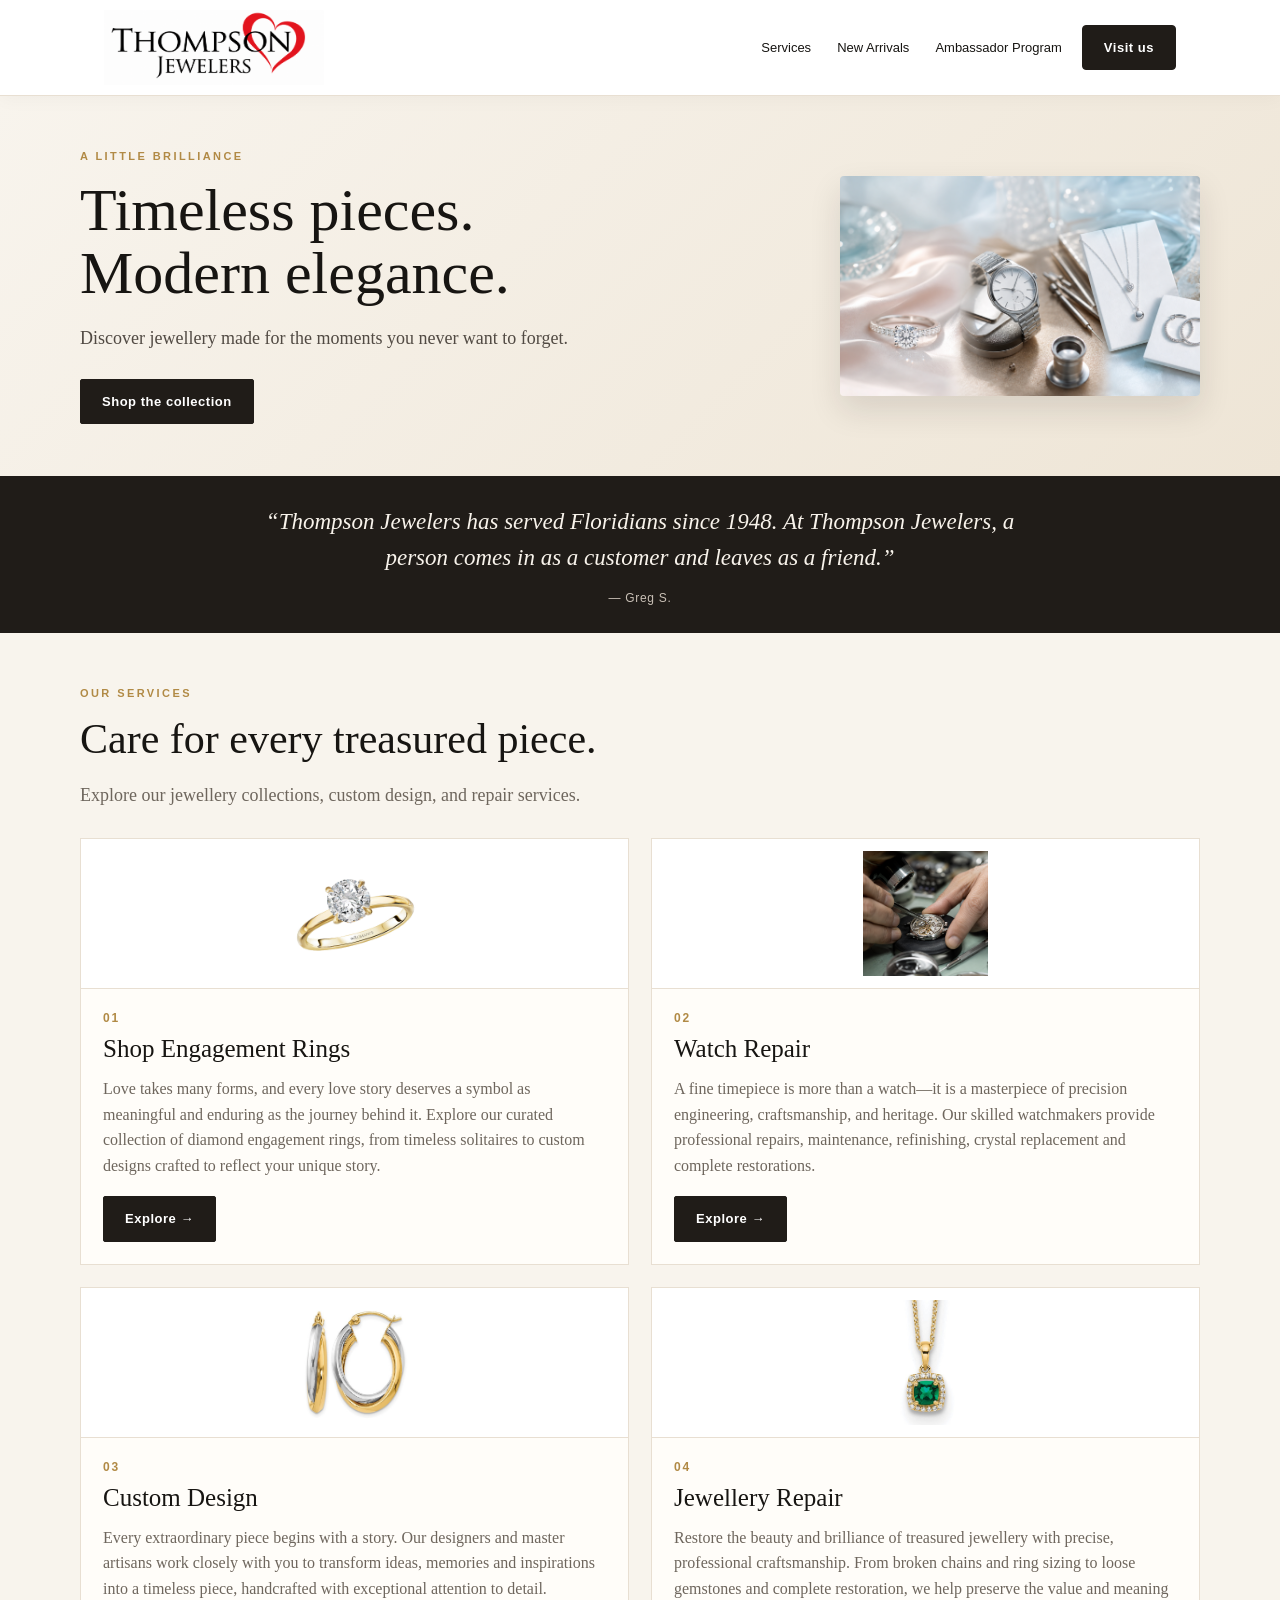
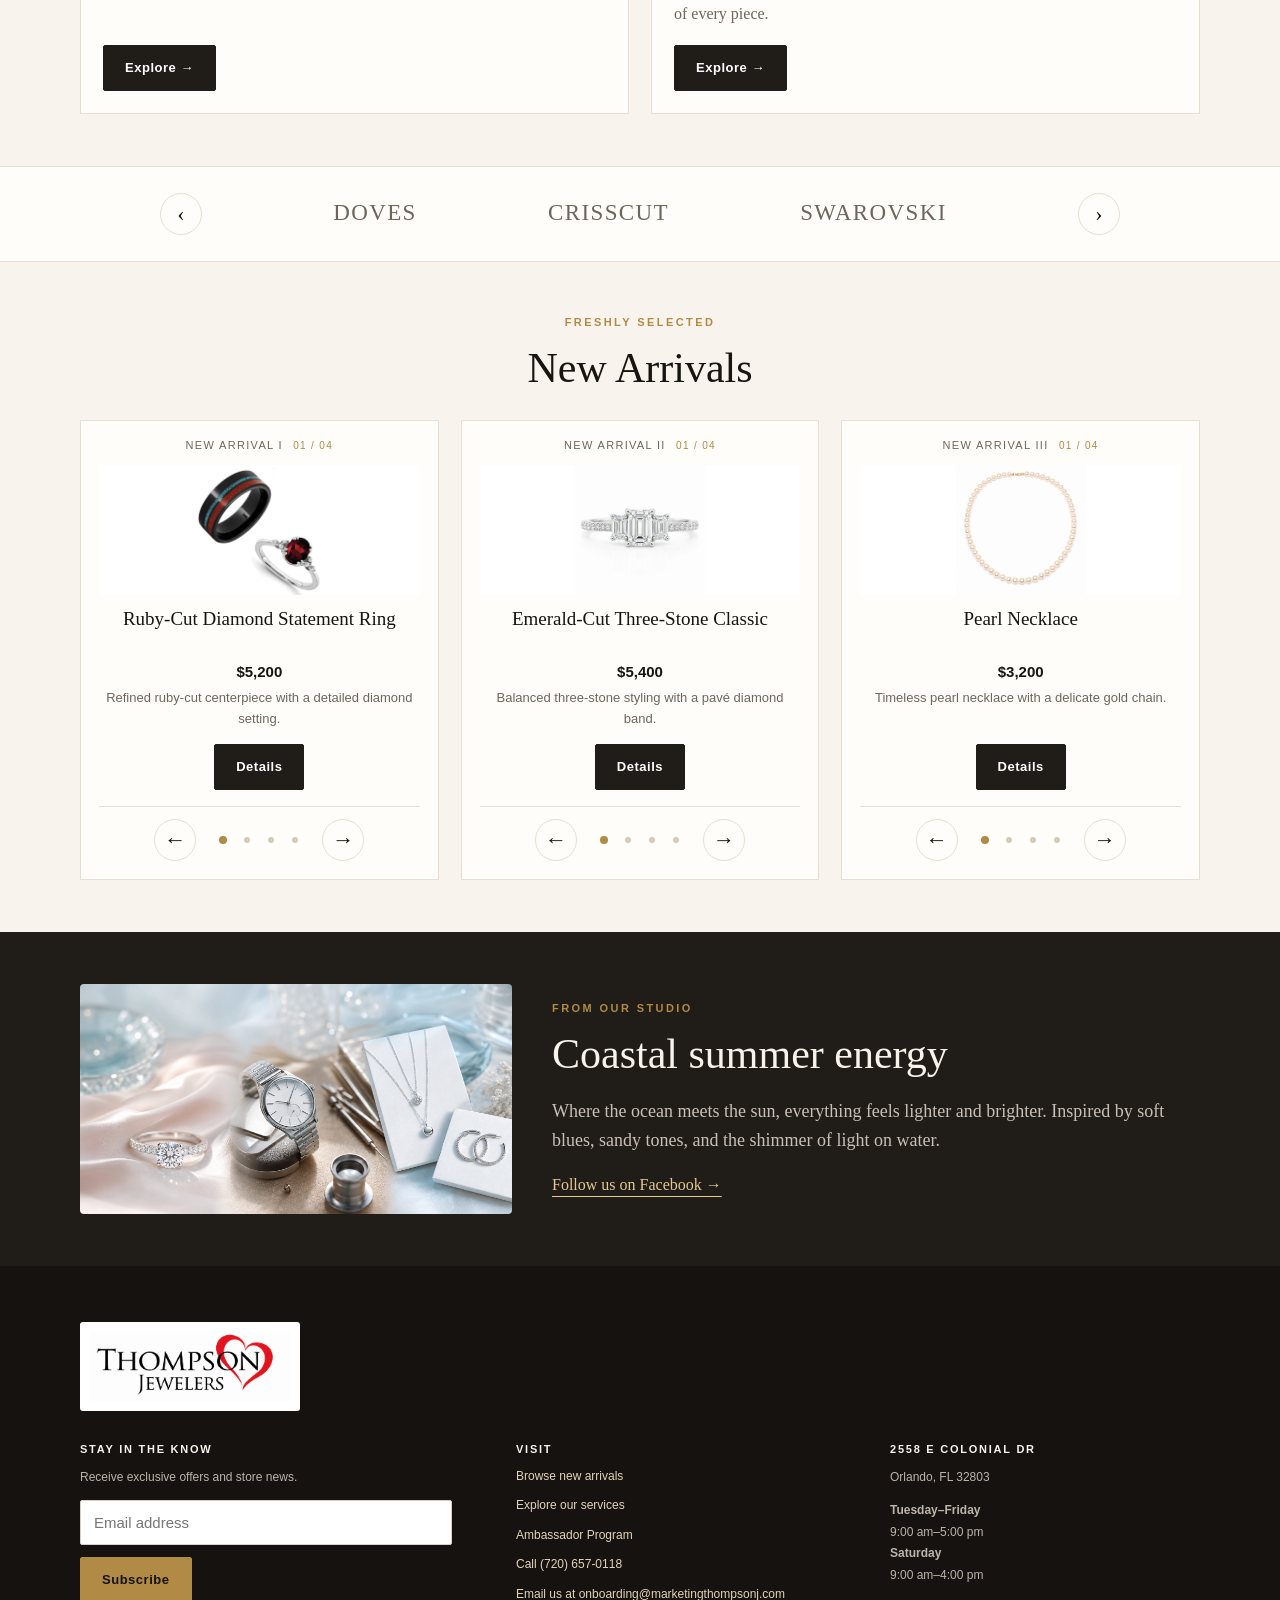
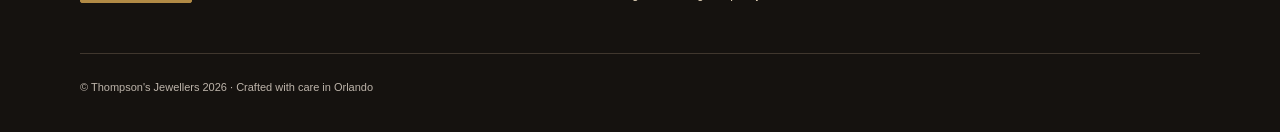
<file: index.html>
<!doctype html>
<html lang="en">
<head>
  <meta charset="utf-8">
  <meta name="viewport" content="width=device-width,initial-scale=1">
  <meta name="description" content="Engagement rings, custom design, watch repair and fine jewellery at 2558 E Colonial Dr, Orlando, FL 32803.">
  <title>Thompson's Jewellers | Orlando Fine Jewellery</title>
 <link rel="stylesheet" href="assets/site.css">
<script src="assets/site.js" defer></script>
</head>
<body id="top" data-page="store">
<a class="skip-link" href="#main">Skip to content</a>
<header class="nav" data-site-header>
  <noscript><a href="index.html">Thompson Jewellers</a><a href="thompsons-jewellers-ambassador.html">Ambassador Program</a></noscript>
</header>
  <main id="main">
    <section class="hero">
  <div class="hero-in">
    <div>
      <p class="eyebrow">A little brilliance</p>
      <h1>Timeless pieces.<br>Modern elegance.</h1>
      <p>Discover jewellery made for the moments you never want to forget.</p>
      <a class="btn" href="#arrivals">Shop the collection</a>
    </div>
    <div class="hero-card">
      <img class="store-hero-image" src="images/store-editorial.png" alt="Diamond rings, a silver watch, and delicate necklaces from our jewellery collection" width="1672" height="941" fetchpriority="high">
    </div>
  </div>
</section>
    <section class="testimonial dark" aria-label="Customer testimonial"><blockquote>“Thompson Jewelers has served Floridians since 1948. At Thompson Jewelers, a person comes in as a customer and leaves as a friend.”<cite>— Greg S.</cite></blockquote></section>
    <section class="section" id="services"><div class="section-in wide">
  <p class="eyebrow">Our services</p>
  <h2>Care for every treasured piece.</h2>
  <p class="lead">Explore our jewellery collections, custom design, and repair services.</p>
  <div class="service-grid">
      <article class="service card"><div class="servicePhoto" aria-hidden="true"><img class="serviceImage" loading="lazy" src="images/engagement-ring.jpg" alt="Diamond engagement ring"></div><div class="serviceCopy"><span class="number">01</span><h3>Shop Engagement Rings</h3><p>Love takes many forms, and every love story deserves a symbol as meaningful and enduring as the journey behind it. Explore our curated collection of diamond engagement rings, from timeless solitaires to custom designs crafted to reflect your unique story.</p><a class="btn" href="#contact">Explore →</a></div></article>
      <article class="service card"><div class="servicePhoto" aria-hidden="true"><img class="serviceImage" loading="lazy" src="images/watch-repair.png" alt="Watchmaker repairing a timepiece"></div><div class="serviceCopy"><span class="number">02</span><h3>Watch Repair</h3><p>A fine timepiece is more than a watch—it is a masterpiece of precision engineering, craftsmanship, and heritage. Our skilled watchmakers provide professional repairs, maintenance, refinishing, crystal replacement and complete restorations.</p><a class="btn" href="#contact">Explore →</a></div></article>
      <article class="service card"><div class="servicePhoto" aria-hidden="true"><img class="serviceImage" loading="lazy" src="images/two-tone-hoop-earrings.jpg" alt="Two-tone gold and silver hoop earrings"></div><div class="serviceCopy"><span class="number">03</span><h3>Custom Design</h3><p>Every extraordinary piece begins with a story. Our designers and master artisans work closely with you to transform ideas, memories and inspirations into a timeless piece, handcrafted with exceptional attention to detail.</p><a class="btn" href="#contact">Explore →</a></div></article>
      <article class="service card"><div class="servicePhoto" aria-hidden="true"><img class="serviceImage" loading="lazy" src="images/emerald-pendant.jpg" alt="Emerald pendant necklace"></div><div class="serviceCopy"><span class="number">04</span><h3>Jewellery Repair</h3><p>Restore the beauty and brilliance of treasured jewellery with precise, professional craftsmanship. From broken chains and ring sizing to loose gemstones and complete restoration, we help preserve the value and meaning of every piece.</p><a class="btn" href="#contact">Explore →</a></div></article>
    </div></div></section>
    <section class="brands" aria-label="Featured brands"><div class="brands-in"><button class="round-button" type="button" id="brandPrev" aria-label="Previous brands">‹</button><span class="brandName">DOVES</span><span class="brandName">CRISSCUT</span><span class="brandName">SWAROVSKI</span><button class="round-button" type="button" id="brandNext" aria-label="Next brands">›</button></div></section>
    <section class="section arrivals" id="arrivals"><div class="section-in wide"><p class="eyebrow">Freshly selected</p><h2>New Arrivals</h2><div class="productGrid" id="products">
<article class="product arrivalCard" data-card="0">
  <div class="arrivalLabel">New Arrival I <span class="arrivalCount" aria-live="polite">01 / 04</span></div>
  <div class="arrivalCarousel">
    <div class="arrivalSlide active" data-slide="0">
  <div class="productVisual has-image">
    <img src="images/new-arrival-01-ruby-stone.jpg" alt="Ruby Cut Diamond Statement Ring" loading="lazy">
  </div>
  <p>Ruby-Cut Diamond Statement Ring</p>
  <strong>$5,200</strong>
  <small>Refined ruby-cut centerpiece with a detailed diamond setting.</small>
  <a class="btn" href="#contact">Details</a>
</div><div class="arrivalSlide" data-slide="1">
  <div class="productVisual has-image">
    <img src="images/new-arrival-02-emerald-three-stone.png" alt="Emerald-Cut Three-Stone Ring" loading="lazy">
  </div>
  <p>Emerald-Cut Three-Stone Ring</p>
  <strong>$4,800</strong>
  <small>Elegant emerald-cut center stone with diamond side stones.</small>
  <a class="btn" href="#contact">Details</a>
</div><div class="arrivalSlide" data-slide="2">
  <div class="productVisual has-image">
    <img src="images/new-arrival-03-solitaire-side.jpg" alt="Classic Round Diamond Solitaire" loading="lazy">
  </div>
 <p>Classic Round Diamond Solitaire</p>
  <strong>$3,200</strong>
  <small>Round brilliant solitaire with a pavé diamond band.</small>
  <a class="btn" href="#contact">Details</a>
</div><div class="arrivalSlide" data-slide="3">
  <div class="productVisual has-image">
    <img src="images/new-arrival-04-emerald-display-front.jpg" alt="Emerald-Cut Trio Diamond Ring" loading="lazy">
  </div>
  <p>Emerald-Cut Trio Diamond Ring</p>
  <strong>$5,600</strong>
  <small>A striking three-stone design with emerald-cut diamonds.</small>
  <a class="btn" href="#contact">Details</a>
</div>
  </div>
  <div class="arrivalControls">
    <button type="button" class="arrivalPrev" aria-label="Previous product">←</button>
    <div class="arrivalDots" aria-label="Product selection">
      <button type="button" class="arrivalDot active" aria-label="Product 1"></button>
<button type="button" class="arrivalDot" aria-label="Product 2"></button>
<button type="button" class="arrivalDot" aria-label="Product 3"></button>
<button type="button" class="arrivalDot" aria-label="Product 4"></button>
    </div>
    <button type="button" class="arrivalNext" aria-label="Next product">→</button>
  </div>
</article>
<article class="product arrivalCard" data-card="1">
  <div class="arrivalLabel">New Arrival II <span class="arrivalCount" aria-live="polite">01 / 04</span></div>
  <div class="arrivalCarousel">
    <div class="arrivalSlide active" data-slide="0">
  <div class="productVisual has-image">
    <img src="images/new-arrival-05-emerald-three-stone-front.png" alt="Emerald-Cut Three-Stone Classic" loading="lazy">
  </div>
  <p>Emerald-Cut Three-Stone Classic</p>
  <strong>$5,400</strong>
  <small>Balanced three-stone styling with a pavé diamond band.</small>
  <a class="btn" href="#contact">Details</a>
</div><div class="arrivalSlide" data-slide="1">
  <div class="productVisual has-image">
    <img src="images/new-arrival-06-round-pave.jpg" alt="Round Brilliant Pavé Diamond Ring" loading="lazy">
  </div>
  <p>Round Brilliant Pavé Diamond Ring</p>
  <strong>$3,750</strong>
  <small>Round center diamond with a sparkling pavé-set band.</small>
  <a class="btn" href="#contact">Details</a>
</div><div class="arrivalSlide" data-slide="2">
  <div class="productVisual has-image">
    <img src="images/new-arrival-07-gold-flower-bracelet.jpg" alt="Gold Flower Bracelet" loading="lazy">
  </div>
  <p>Gold Flower Bracelet</p>
  <strong>$2,950</strong>
  <small>Elegant gold bracelet adorned with delicate flower motifs.</small>
  <a class="btn" href="#contact">Details</a>
</div><div class="arrivalSlide" data-slide="3">
  <div class="productVisual has-image">
    <img src="images/new-arrival-08-round-pave-up.jpg" alt="Round Brilliant Pavé Detail" loading="lazy">
  </div>
  <p>Round Brilliant Pavé Detail</p>
  <strong>$3,950</strong>
  <small>Close-up presentation of the round brilliant center and diamond band.</small>
  <a class="btn" href="#contact">Details</a>
</div>
  </div>
  <div class="arrivalControls">
    <button type="button" class="arrivalPrev" aria-label="Previous product">←</button>
    <div class="arrivalDots" aria-label="Product selection">
      <button type="button" class="arrivalDot active" aria-label="Product 1"></button>
<button type="button" class="arrivalDot" aria-label="Product 2"></button>
<button type="button" class="arrivalDot" aria-label="Product 3"></button>
<button type="button" class="arrivalDot" aria-label="Product 4"></button>
    </div>
    <button type="button" class="arrivalNext" aria-label="Next product">→</button>
  </div>
</article>
<article class="product arrivalCard" data-card="2">
  <div class="arrivalLabel">New Arrival III <span class="arrivalCount" aria-live="polite">01 / 04</span></div>
  <div class="arrivalCarousel">
    <div class="arrivalSlide active" data-slide="0">
  <div class="productVisual has-image">
    <img src="images/new-arrival-09-pearl-necklace.jpg" alt="Pearl Necklace" loading="lazy">
  </div>
  <p>Pearl Necklace</p>
  <strong>$3,200</strong>
  <small>Timeless pearl necklace with a delicate gold chain.</small>
  <a class="btn" href="#contact">Details</a>
</div><div class="arrivalSlide" data-slide="1">
  <div class="productVisual has-image">
    <img src="images/new-arrival-10-round-side.jpg" alt="Round Brilliant Diamond Profile" loading="lazy">
  </div>
  <p>Round Brilliant Diamond Profile</p>
  <strong>$4,200</strong>
  <small>Elegant side view showing the raised solitaire setting.</small>
  <a class="btn" href="#contact">Details</a>
</div><div class="arrivalSlide" data-slide="2">
  <div class="productVisual has-image">
    <img src="images/new-arrival-11-round-up.jpg" alt="Round Brilliant Diamond Setting" loading="lazy">
  </div>
  <p>Round Brilliant Diamond Setting</p>
  <strong>$4,350</strong>
  <small>Rear detail showing the raised setting and diamond-set shoulders.</small>
  <a class="btn" href="#contact">Details</a>
</div><div class="arrivalSlide" data-slide="3">
  <div class="productVisual has-image">
    <img src="images/new-arrival-12-round-solitaire.jpg" alt="Round Brilliant Pavé Solitaire" loading="lazy">
  </div>
  <p>Round Brilliant Pavé Solitaire</p>
  <strong>$3,900</strong>
  <small>Timeless round brilliant center with a diamond-set band.</small>
  <a class="btn" href="#contact">Details</a>
</div>
  </div>
  <div class="arrivalControls">
    <button type="button" class="arrivalPrev" aria-label="Previous product">←</button>
    <div class="arrivalDots" aria-label="Product selection">
      <button type="button" class="arrivalDot active" aria-label="Product 1"></button>
<button type="button" class="arrivalDot" aria-label="Product 2"></button>
<button type="button" class="arrivalDot" aria-label="Product 3"></button>
<button type="button" class="arrivalDot" aria-label="Product 4"></button>
    </div>
    <button type="button" class="arrivalNext" aria-label="Next product">→</button>
  </div>
</article>
</div></div></section>
    <section class="section social dark"><div class="section-in wide social-in"><img class="social-photo" src="images/store-editorial.png" alt="Fine jewellery and watch collection in soft coastal colours" width="1672" height="941" loading="lazy"><div class="socialCard"><p class="eyebrow">From our studio</p><h2>Coastal summer energy</h2><p>Where the ocean meets the sun, everything feels lighter and brighter. Inspired by soft blues, sandy tones, and the shimmer of light on water.</p><a href="https://www.facebook.com/share/1RnSQcPnD2/?mibextid=wwXIfr" target="_blank" rel="noopener noreferrer">Follow us on Facebook →</a></div></div></section>
  </main>
  <footer class="footer store-footer" id="contact"><div class="footer-content"><div class="footerBrand">
  <img class="footerLogo" src="images/thompson-jewellers-header-logo.png" alt="Thompson Jewellers">
</div><div class="footerGrid"><div><h3>Stay in the know</h3><p>Receive exclusive offers and store news.</p><form id="subscribeForm"><label class="srOnly" for="email">Email address</label><input id="email" name="email" type="email" autocomplete="email" placeholder="Email address" required><button class="btn">Subscribe</button></form><p class="formSuccess" id="formSuccess" role="status" hidden>Thank you—you're on the list.</p></div><div><h3>Visit</h3><a href="#arrivals">Browse new arrivals</a><a href="#services">Explore our services</a><a href="thompsons-jewellers-ambassador.html">Ambassador Program</a><a href="tel:+16132338839">Call (720) 657-0118</a><a href="mailto:onboarding@marketingthompsonj.com">Email us at onboarding@marketingthompsonj.com</a></div><div><h3>2558 E Colonial Dr</h3><p>Orlando, FL 32803</p><p><b>Tuesday–Friday</b><br>9:00 am–5:00 pm<br><b>Saturday</b><br>9:00 am–4:00 pm</p></div></div><div class="copyright">© Thompson's Jewellers 2026 · Crafted with care in Orlando</div></div></footer>
  <script src="assets/store.js" defer></script>
</body>
</html>
</file>
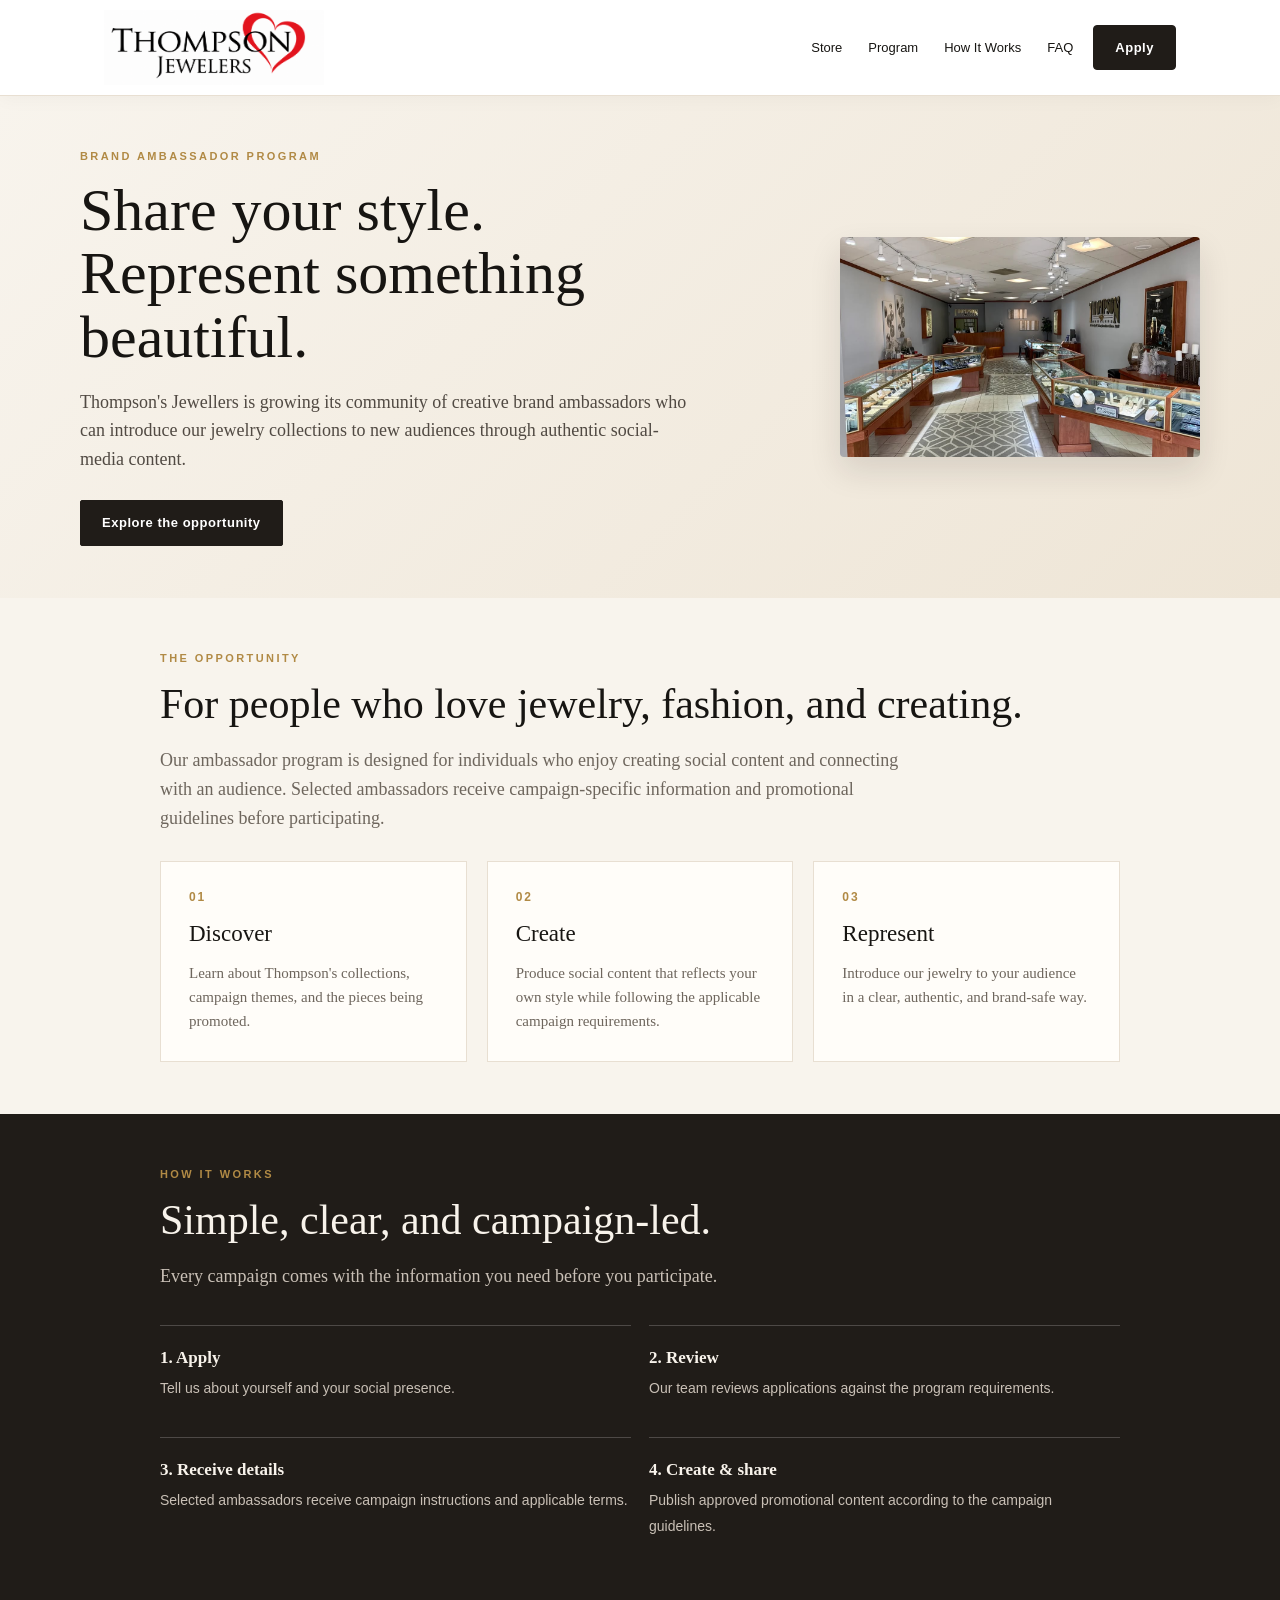
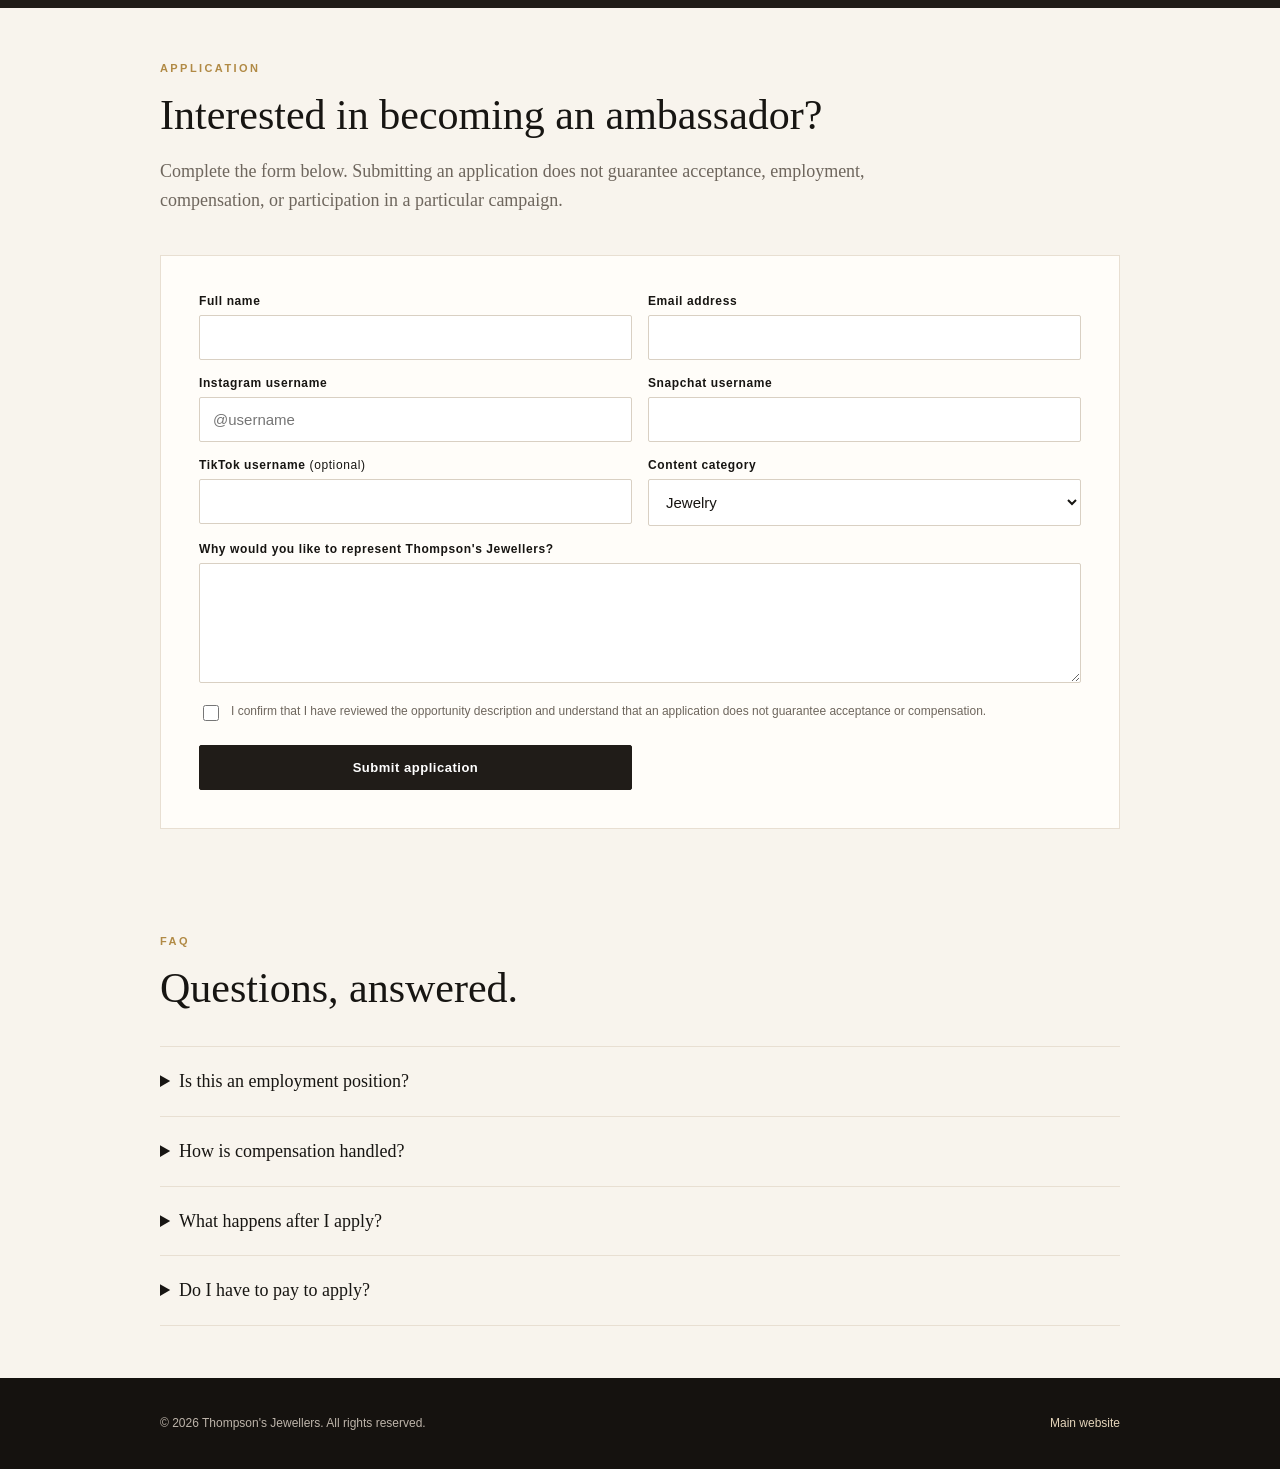
<file: thompsons-jewellers-ambassador.html>
<!doctype html>
<html lang="en">
<head>
<meta charset="utf-8">
<meta name="viewport" content="width=device-width, initial-scale=1">
<title>Thompson's Jewellers | Brand Ambassador Program</title>
<link rel="stylesheet" href="assets/site.css">
<script src="assets/site.js" defer></script>
<script src="assets/application-config.js" defer></script>
<script src="assets/application.js" defer></script>
</head>
<body id="top" data-page="ambassador">
<a class="skip-link" href="#main">Skip to content</a>
<header class="nav" data-site-header>
  <noscript><a href="index.html">Thompson Jewellers</a><a href="thompsons-jewellers-ambassador.html">Ambassador Program</a></noscript>
</header>
<main id="main">
<section class="hero"><div class="hero-in"><div><div class="eyebrow">Brand Ambassador Program</div><h1>Share your style. Represent something beautiful.</h1><p>Thompson's Jewellers is growing its community of creative brand ambassadors who can introduce our jewelry collections to new audiences through authentic social-media content.</p><a class="btn" href="#apply">Explore the opportunity</a></div><div class="hero-card"><img src="images/orlando-store.jpeg" alt="Interior of Thompson's Jewellers Orlando store, with jewelry display cases" width="1200" height="900" fetchpriority="high"></div></div></section>
<section class="section" id="program"><div class="section-in"><div class="eyebrow">The opportunity</div><h2>For people who love jewelry, fashion, and creating.</h2><p class="lead">Our ambassador program is designed for individuals who enjoy creating social content and connecting with an audience. Selected ambassadors receive campaign-specific information and promotional guidelines before participating.</p><div class="grid"><article class="card"><div class="num">01</div><h3>Discover</h3><p>Learn about Thompson's collections, campaign themes, and the pieces being promoted.</p></article><article class="card"><div class="num">02</div><h3>Create</h3><p>Produce social content that reflects your own style while following the applicable campaign requirements.</p></article><article class="card"><div class="num">03</div><h3>Represent</h3><p>Introduce our jewelry to your audience in a clear, authentic, and brand-safe way.</p></article></div></div></section>
<section class="section dark" id="how"><div class="section-in"><div class="eyebrow">How it works</div><h2>Simple, clear, and campaign-led.</h2><p class="lead">Every campaign comes with the information you need before you participate.</p><div class="details"><div class="detail"><strong>1. Apply</strong><span>Tell us about yourself and your social presence.</span></div><div class="detail"><strong>2. Review</strong><span>Our team reviews applications against the program requirements.</span></div><div class="detail"><strong>3. Receive details</strong><span>Selected ambassadors receive campaign instructions and applicable terms.</span></div><div class="detail"><strong>4. Create & share</strong><span>Publish approved promotional content according to the campaign guidelines.</span></div></div></div></section>
<section class="section" id="apply">
  <div class="section-in">
    <div class="eyebrow">Application</div>
    <h2>Interested in becoming an ambassador?</h2>
    <p class="lead">Complete the form below. Submitting an application does not guarantee acceptance, employment, compensation, or participation in a particular campaign.</p>
    <div class="apply">
      <form id="ambassadorApplication" method="post" aria-describedby="applicationStatus">
        <label>Full name<input required name="name" autocomplete="name" maxlength="120"></label>
        <label>Email address<input required type="email" name="email" autocomplete="email" maxlength="254"></label>
        <label>Instagram username<input name="instagram" placeholder="@username" maxlength="100"></label>
        <label>Snapchat username<input name="snapchat" maxlength="100"></label>
        <label>TikTok username <span style="font-weight:400">(optional)</span><input name="tiktok" maxlength="100"></label>
        <label>Content category<select name="category"><option>Jewelry</option><option>Fashion</option><option>Lifestyle</option><option>Beauty</option><option>Other</option></select></label>
        <label class="full">Why would you like to represent Thompson's Jewellers?<textarea required name="why" maxlength="3000"></textarea></label>
        <div class="application-trap" aria-hidden="true"><label>Leave this field empty<input name="website" tabindex="-1" autocomplete="off" maxlength="200"></label></div>
        <label class="check"><input required type="checkbox" name="consent" value="yes"> I confirm that I have reviewed the opportunity description and understand that an application does not guarantee acceptance or compensation.</label>
        <button class="btn submit" type="submit" disabled>Submit application</button>
      </form>
      <p id="applicationStatus" class="note application-status" role="status" aria-live="polite" aria-atomic="true" hidden></p>
      <noscript><p class="note">Please enable JavaScript to submit your application.</p></noscript>
    </div>
  </div>
</section>
<section class="section" id="faq"><div class="section-in"><div class="eyebrow">FAQ</div><h2>Questions, answered.</h2><div class="faq"><details><summary>Is this an employment position?</summary><p>Yes. If hired, you will work as a full-time Brand Ambassador, not as an independent contractor.</p></details><details><summary>How is compensation handled?</summary><p>Compensation is $600 per campaign, with a maximum of four campaigns per week.</p></details><details><summary>What happens after I apply?</summary><p>Applications are reviewed according to the program requirements. Selected participants receive the applicable campaign information before taking part.</p></details><details><summary>Do I have to pay to apply?</summary><p>No. No payment or fee is required.</p></details></div></div></section>
</main>
<footer class="footer"><div class="footer-in"><div>© 2026 Thompson's Jewellers. All rights reserved.</div><div><a href="index.html">Main website</a></div></div></footer>
</body></html>
</file>
<file: assets/site.css>
/* Shared design for the store and ambassador program. */
:root {
  --ink: #171512;
  --muted: #6e665d;
  --gold: #b18a45;
  --cream: #f8f4ed;
  --paper: #fffdf9;
  --line: #e8dfd2;
  --dark: #201c18;
  --serif: Georgia, 'Times New Roman', serif;
  --sans: Arial, sans-serif;
}
* { box-sizing: border-box; }
html { scroll-behavior: smooth; scroll-padding-top: 116px; }
body { margin: 0; color: var(--ink); background: var(--cream); font-family: var(--serif); line-height: 1.6; }
a { color: inherit; }
button, input, textarea, select { font: inherit; }
button { cursor: pointer; }
img { max-width: 100%; }
[hidden] { display: none !important; }
:focus-visible { outline: 2px solid var(--gold); outline-offset: 5px; }
.srOnly { position: absolute; width: 1px; height: 1px; padding: 0; overflow: hidden; clip: rect(0, 0, 0, 0); white-space: nowrap; }
.skip-link { position: fixed; top: 8px; left: 16px; z-index: 20; padding: 10px 16px; background: var(--dark); color: white; transform: translateY(-160%); }
.skip-link:focus { transform: translateY(0); }

/* One header component, shared by both pages. */
.nav { position: sticky; top: 0; z-index: 10; min-height: 96px; background: #fff; border-bottom: 1px solid var(--line); box-shadow: 0 3px 18px rgb(32 28 24 / 3.5%); }
.navin { position: relative; max-width: 1120px; margin: auto; padding: 10px 24px; display: flex; align-items: center; justify-content: space-between; gap: 28px; }
.brand { display: inline-flex; align-items: center; flex: 0 0 auto; text-decoration: none; }
.brand-logo { display: block; width: 220px; height: auto; }
.header-actions { display: flex; align-items: center; gap: 20px; }
.links { display: flex; align-items: center; gap: 26px; }
.links a { padding: 12px 0; color: var(--ink); font: 13px var(--sans); text-decoration: none; transition: color .15s ease; }
.links a:hover, .links a[aria-current="page"] { color: var(--gold); }
.btn { display: inline-block; padding: 13px 21px; border: 1px solid var(--dark); border-radius: 2px; background: var(--dark); color: #fff; font: 600 13px var(--sans); letter-spacing: .04em; text-decoration: none; text-align: center; line-height: 1.35; }
.btn:hover { background: #3b3027; border-color: #3b3027; }
.header-action { flex-shrink: 0; border-radius: 4px; white-space: nowrap; }
.menu-toggle { display: none; width: 42px; height: 42px; padding: 11px; border: 1px solid var(--line); border-radius: 4px; background: #fff; color: var(--ink); }
.menu-icon, .menu-icon::before, .menu-icon::after { display: block; width: 18px; height: 1px; background: currentColor; }
.menu-icon { position: relative; margin: auto; }
.menu-icon::before, .menu-icon::after { position: absolute; content: ''; left: 0; }
.menu-icon::before { top: -6px; }
.menu-icon::after { top: 6px; }
.menu-toggle[aria-expanded="true"] .menu-icon { background: transparent; }
.menu-toggle[aria-expanded="true"] .menu-icon::before { top: 0; transform: rotate(45deg); }
.menu-toggle[aria-expanded="true"] .menu-icon::after { top: 0; transform: rotate(-45deg); }
.nav noscript { display: block; padding: 24px; text-align: center; }
.nav noscript a { margin: 0 12px; }

/* Shared page, type, card, and form styles. */
.hero { padding: 52px 24px; background: linear-gradient(135deg, var(--cream) 0%, #eee5d6 100%); }
.hero-in { max-width: 1120px; margin: auto; display: grid; grid-template-columns: 1.15fr .85fr; gap: 48px; align-items: center; }
.hero-in > *, .grid > *, .service-grid > *, .productGrid > * { min-width: 0; }
.eyebrow { margin: 0; color: var(--gold); font: 700 11px var(--sans); text-transform: uppercase; letter-spacing: .22em; line-height: 1.5; }
.hero h1 { margin: 14px 0 18px; font-size: clamp(36px, 4.8vw, 60px); font-weight: 400; line-height: 1.06; }
.hero p:not(.eyebrow) { max-width: 650px; color: #514a43; font-size: 18px; }
.hero .btn { margin-top: 8px; }
.hero-card { position: relative; display: flex; align-items: center; justify-content: center; justify-self: end; width: 100%; max-width: 360px; overflow: hidden; border-radius: 4px; background: #eee5d6; box-shadow: 0 14px 32px rgb(32 28 24 / 12%); }
.hero-card img { display: block; width: 100%; height: 220px; object-fit: cover; }
.section { padding: 52px 24px; }
.section-in { max-width: 960px; margin: auto; }
.wide { max-width: 1120px; }
.section h2 { margin: 0 0 18px; font-size: 42px; font-weight: 400; line-height: 1.15; }
.section .eyebrow + h2 { margin-top: 14px; }
.lead { max-width: 760px; color: var(--muted); font-size: 18px; }
.grid { display: grid; grid-template-columns: repeat(3, 1fr); gap: 20px; margin-top: 28px; }
.card { padding: 28px; border: 1px solid var(--line); background: var(--paper); }
.num { color: var(--gold); font: 700 12px var(--sans); letter-spacing: .16em; }
.card h3 { margin: 12px 0 8px; font-size: 23px; font-weight: 400; }
.card p { margin: 0; color: var(--muted); font-size: 15px; }
.dark { background: var(--dark); color: #f8f3eb; }
.dark .lead, .dark .card p { color: #c9c0b6; }
.dark .card { border-color: #40372e; background: #2b2621; }
.details { display: grid; grid-template-columns: 1fr 1fr; gap: 18px; margin-top: 34px; }
.detail { padding: 18px 0; border-top: 1px solid rgb(255 255 255 / 20%); }
.detail strong { display: block; margin-bottom: 4px; font-size: 17px; }
.detail span { color: #c9c0b6; font: 14px var(--sans); }
.apply { margin-top: 40px; padding: 38px; border: 1px solid var(--line); background: var(--paper); }
.apply form { display: grid; grid-template-columns: 1fr 1fr; gap: 16px; }
.apply label { font: 700 12px var(--sans); letter-spacing: .05em; }
.apply input, .apply textarea, .apply select, .footerGrid input { width: 100%; margin-top: 7px; padding: 13px; border: 1px solid #d9d0c3; border-radius: 2px; background: #fff; color: var(--ink); font: 15px var(--sans); }
.full { grid-column: 1 / -1; }
.apply textarea { min-height: 120px; resize: vertical; }
.apply label.check { display: flex; align-items: flex-start; gap: 9px; grid-column: 1 / -1; color: var(--muted); font: 12px/1.6 var(--sans); letter-spacing: 0; }
.check input { width: 16px; height: 16px; flex: 0 0 16px; margin-top: 3px; padding: 0; accent-color: var(--dark); }
.submit { margin-top: 5px; }
.note { margin-top: 12px; color: var(--muted); font: 12px/1.6 var(--sans); }
.apply { position: relative; }
.application-trap { position: absolute; width: 1px; height: 1px; overflow: hidden; clip-path: inset(50%); }
.apply input, .apply textarea, .apply select { min-width: 0; }
.apply .btn:disabled { opacity: .6; cursor: not-allowed; }
.application-status { padding: 12px 14px; border: 1px solid var(--line); background: var(--cream); }
.application-status[data-state="error"] { color: #8b2727; border-color: #deb7b7; background: #fff5f3; }
.application-status[data-state="success"] { color: #285d3e; border-color: #bdd1c3; background: #f1f8f3; }
.faq { margin-top: 34px; border-top: 1px solid var(--line); }
.faq details { padding: 20px 0; border-bottom: 1px solid var(--line); }
.faq summary { cursor: pointer; font-size: 18px; }
.faq p { max-width: 800px; color: var(--muted); }
.footer { padding: 35px 24px; background: #15120f; color: #bdb4aa; font: 12px/1.7 var(--sans); }
.footer-in { max-width: 960px; margin: auto; display: flex; justify-content: space-between; gap: 20px; }
.footer a { color: #e4d4ba; text-decoration: none; }
.footer a:hover { text-decoration: underline; }

/* Store content uses the same palette and components. */
.testimonial { padding: 28px 24px; }
.testimonial blockquote { max-width: 800px; margin: auto; text-align: center; font-size: clamp(18px, 2vw, 23px); font-style: italic; line-height: 1.55; }
.testimonial cite { display: block; margin-top: 15px; color: #c9c0b6; font: 12px var(--sans); letter-spacing: .06em; }
.service-grid { display: grid; grid-template-columns: repeat(2, 1fr); gap: 22px; margin-top: 28px; }
.service { display: flex; flex-direction: column; padding: 0; overflow: hidden; }
.servicePhoto { height: 150px; padding: 12px; background: #fff; border-bottom: 1px solid var(--line); }
.serviceImage { display: block; width: 100%; height: 100%; object-fit: contain; }
.serviceCopy { display: flex; flex: 1; flex-direction: column; align-items: flex-start; padding: 22px; }
.serviceCopy .number { color: var(--gold); font: 700 12px var(--sans); letter-spacing: .16em; }
.serviceCopy h3 { margin: 10px 0 12px; font-size: 25px; line-height: 1.15; }
.serviceCopy p { flex: 1; margin: 0 0 18px; font-size: 16px; line-height: 1.6; }
.brands { padding: 26px 24px; border-block: 1px solid var(--line); background: var(--paper); }
.brands-in { display: flex; align-items: center; justify-content: space-between; gap: 20px; max-width: 960px; margin: auto; }
.brandName { color: var(--muted); font-size: clamp(13px, 2vw, 23px); letter-spacing: .06em; text-align: center; }
.round-button, .arrivalPrev, .arrivalNext { display: inline-flex; flex: 0 0 auto; align-items: center; justify-content: center; width: 42px; height: 42px; padding: 0; border: 1px solid var(--line); border-radius: 50%; background: var(--paper); color: var(--ink); font-size: 22px; }
.round-button:hover, .arrivalPrev:hover, .arrivalNext:hover { border-color: var(--gold); background: var(--cream); }
.arrivals { text-align: center; }
.productGrid { display: grid; grid-template-columns: repeat(3, 1fr); gap: 22px; margin-top: 28px; }
.product { padding: 18px; border: 1px solid var(--line); background: var(--paper); }
.arrivalLabel { margin: 0 0 14px; color: var(--muted); font: 11px var(--sans); text-transform: uppercase; letter-spacing: .12em; }
.arrivalCount { margin-left: 6px; color: var(--gold); font-size: 10px; white-space: nowrap; }
.arrivalSlide { display: none; flex-direction: column; align-items: center; min-height: 320px; }
.arrivalSlide.active { display: flex; }
.productVisual { display: block; flex-shrink: 0; width: 100%; height: 130px; margin-bottom: 12px; overflow: hidden; background: #fff; }
.productVisual img { display: block; width: 100%; height: 100%; object-fit: contain; }
.arrivalSlide p { min-height: 48px; margin: 0 0 8px; font-size: 19px; line-height: 1.3; }
.arrivalSlide strong { color: var(--ink); font: 600 15px var(--sans); }
.arrivalSlide small { min-height: 42px; margin: 8px 0 14px; color: var(--muted); font: 13px/1.6 var(--sans); }
.arrivalSlide .btn { margin-top: auto; }
.arrivalControls { display: flex; align-items: center; justify-content: center; gap: 16px; margin-top: 16px; padding-top: 12px; border-top: 1px solid var(--line); }
.arrivalDots { display: flex; align-items: center; gap: 2px; }
.arrivalDot { display: grid; place-items: center; width: 22px; height: 32px; padding: 0; border: 0; background: transparent; }
.arrivalDot::before { width: 6px; height: 6px; border-radius: 50%; background: #d6cab8; content: ''; }
.arrivalDot.active::before { width: 8px; height: 8px; background: var(--gold); }
.social-in { display: grid; grid-template-columns: .8fr 1.2fr; gap: 40px; align-items: center; }
.social-photo { display: block; width: 100%; height: 230px; object-fit: cover; border-radius: 4px; }
.social h2 { margin-top: 15px; }
.social p:not(.eyebrow) { color: #c9c0b6; font-size: 18px; }
.social a { color: #e4c98f; text-decoration-thickness: 1px; text-underline-offset: 6px; }
.store-footer { padding-top: 56px; }
.footer-content { max-width: 1120px; margin: auto; }
.footerBrand { margin-bottom: 32px; }
.footerLogo { display: block; width: 220px; height: auto; padding: 10px; border-radius: 3px; background: #fff; }
.footerGrid { display: grid; grid-template-columns: 1.2fr 1fr 1fr; gap: 64px; }
.footerGrid h3 { margin-top: 0; color: #f8f3eb; font: 700 11px var(--sans); text-transform: uppercase; letter-spacing: .16em; }
.footerGrid p, .footerGrid a { line-height: 1.8; }
.footerGrid a { display: block; margin-bottom: 8px; overflow-wrap: anywhere; }
.footerGrid input { display: block; margin: 8px 0 12px; }
.footerGrid .btn { border-color: var(--gold); background: var(--gold); color: #15120f; }
.footerGrid .btn:hover { background: #c6a568; }
.formSuccess { padding: 14px 16px; border: 1px solid #675843; }
.copyright { margin-top: 40px; padding-top: 24px; border-top: 1px solid #40372e; font-size: 11px; }

@media (max-width: 1000px) and (min-width: 781px) {
  .hero-in { gap: 40px; }
  .productGrid { gap: 16px; }
  .product { padding: 22px 14px; }
  .arrivalControls { gap: 8px; }
}
@media (max-width: 900px) {
  html { scroll-padding-top: 106px; }
  .nav { min-height: 86px; }
  .navin { padding: 10px 20px; gap: 16px; }
  .brand-logo { width: 190px; }
  .header-actions { gap: 12px; }
  .header-action { padding: 12px 17px; font-size: 12px; }
  .menu-toggle { display: inline-flex; align-items: center; }
  .links { position: absolute; top: 100%; left: 0; right: 0; display: none; align-items: stretch; gap: 0; padding: 12px 24px 20px; border-block: 1px solid var(--line); background: #fff; box-shadow: 0 18px 24px rgb(32 28 24 / 8%); }
  .links.is-open { display: flex; flex-direction: column; }
  .links a { padding: 14px 0; font-size: 14px; }
  .links a + a { border-top: 1px solid var(--line); }
}
@media (max-width: 780px) {
  .hero { padding: 36px 24px; }
  .hero-in { grid-template-columns: 1fr; gap: 24px; }
  .hero-card { max-width: 420px; width: 100%; justify-self: start; }
  .hero-card img { height: 180px; }
  .section { padding: 40px 24px; }
  .grid, .details, .service-grid, .productGrid, .social-in, .footerGrid { grid-template-columns: 1fr; }
  .apply form { grid-template-columns: 1fr; }
  .full { grid-column: auto; }
  .footer-in { flex-direction: column; }
  .service-grid, .productGrid { max-width: 560px; margin-inline: auto; }
  .servicePhoto { height: 140px; }
  .product { padding: 20px; }
  .productVisual { height: 140px; }
  .arrivalSlide { min-height: 0; }
  .arrivalSlide p, .arrivalSlide small { min-height: 0; }
  .social-in { gap: 24px; }
  .social-photo { height: 180px; }
  .footerGrid { gap: 32px; }
  .brands { padding: 24px 16px; }
  .brands-in { gap: 12px; }
}
@media (max-width: 420px) {
  .nav { min-height: 78px; }
  .navin { padding: 10px 16px; gap: 8px; }
  .brand-logo { width: 166px; }
  .header-actions { gap: 8px; }
  .header-action { padding: 11px 12px; }
  .section h2 { font-size: 35px; }
  .apply { padding: 24px 20px; }
  .brands-in { flex-wrap: wrap; justify-content: center; column-gap: 18px; }
  .brands .brandName { font-size: 13px; }
  .brands .round-button { width: 34px; height: 34px; }
  .serviceCopy { padding: 20px; }
}
@media (max-width: 360px) {
  .brand-logo { width: 148px; }
  .header-action { padding-inline: 10px; }
}
@media (prefers-reduced-motion: reduce) {
  html { scroll-behavior: auto; }
  *, *::before, *::after { transition: none !important; animation: none !important; }
}
</file>
